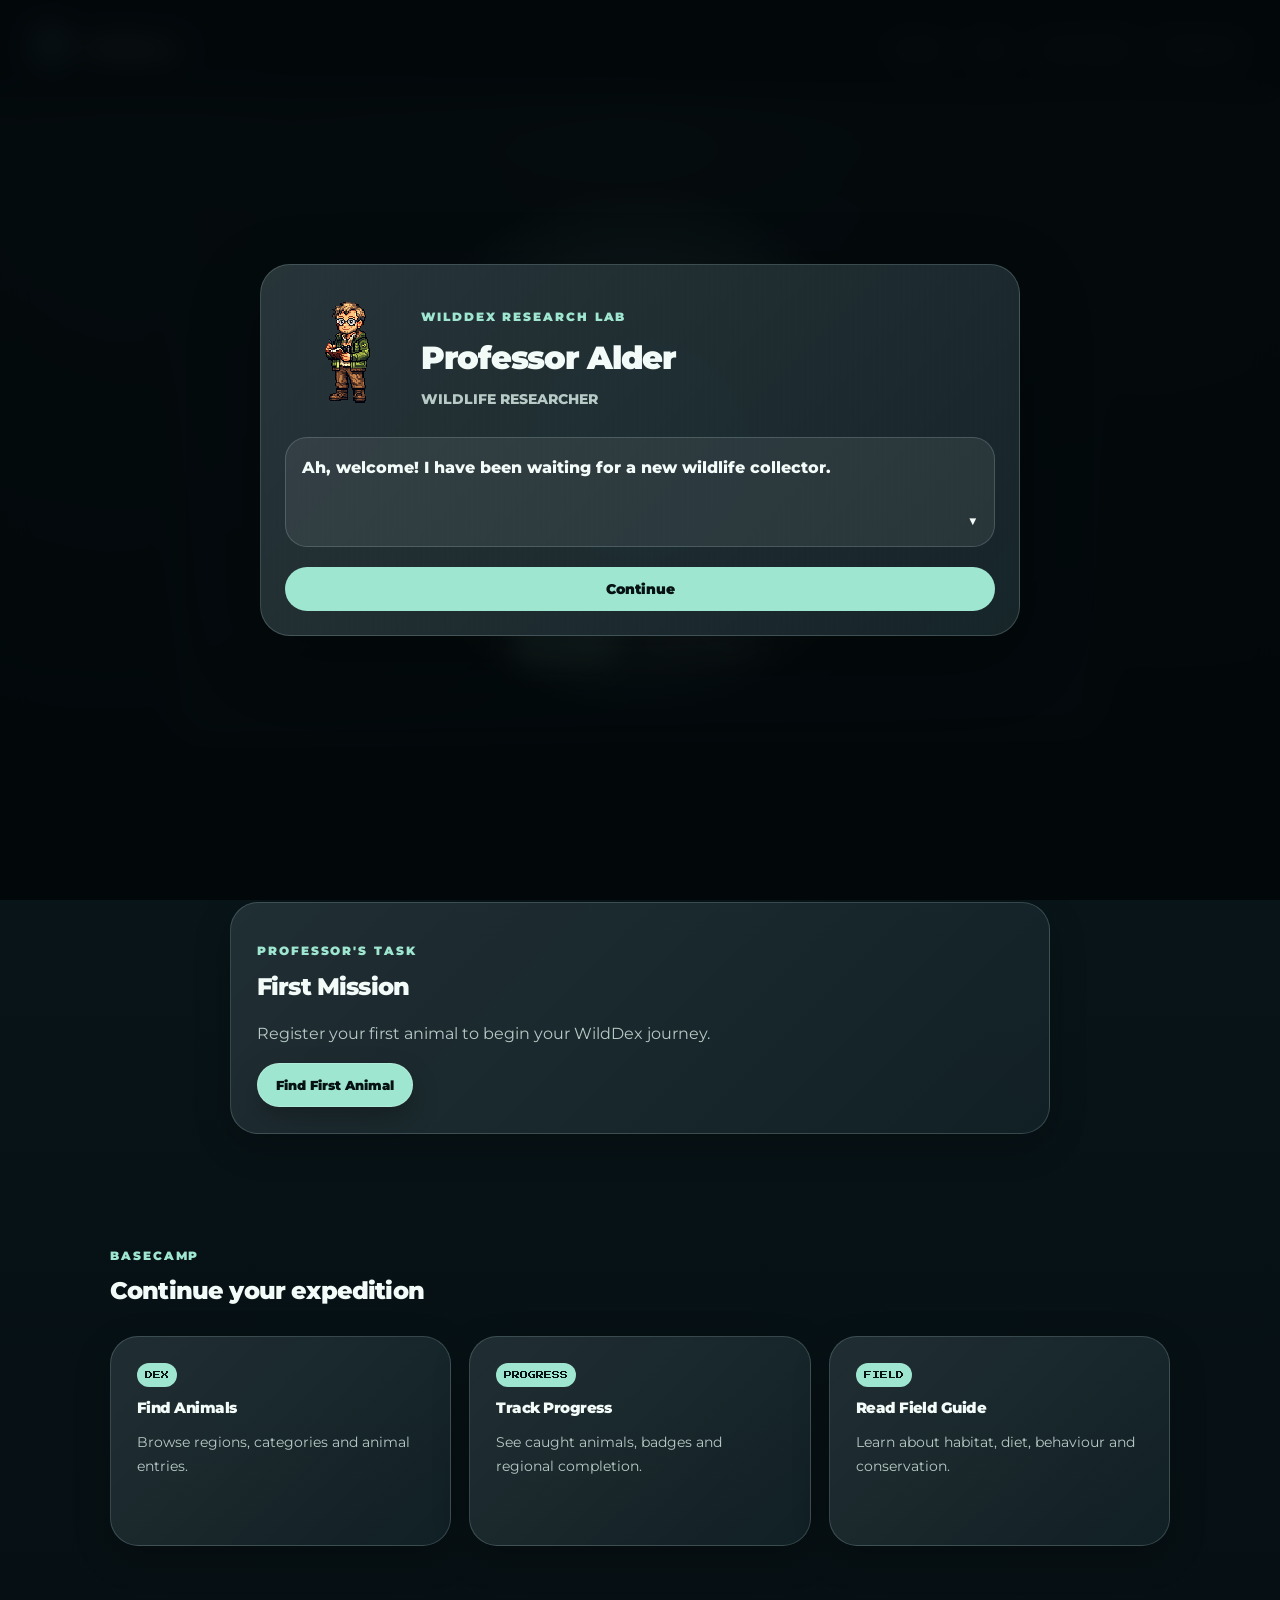
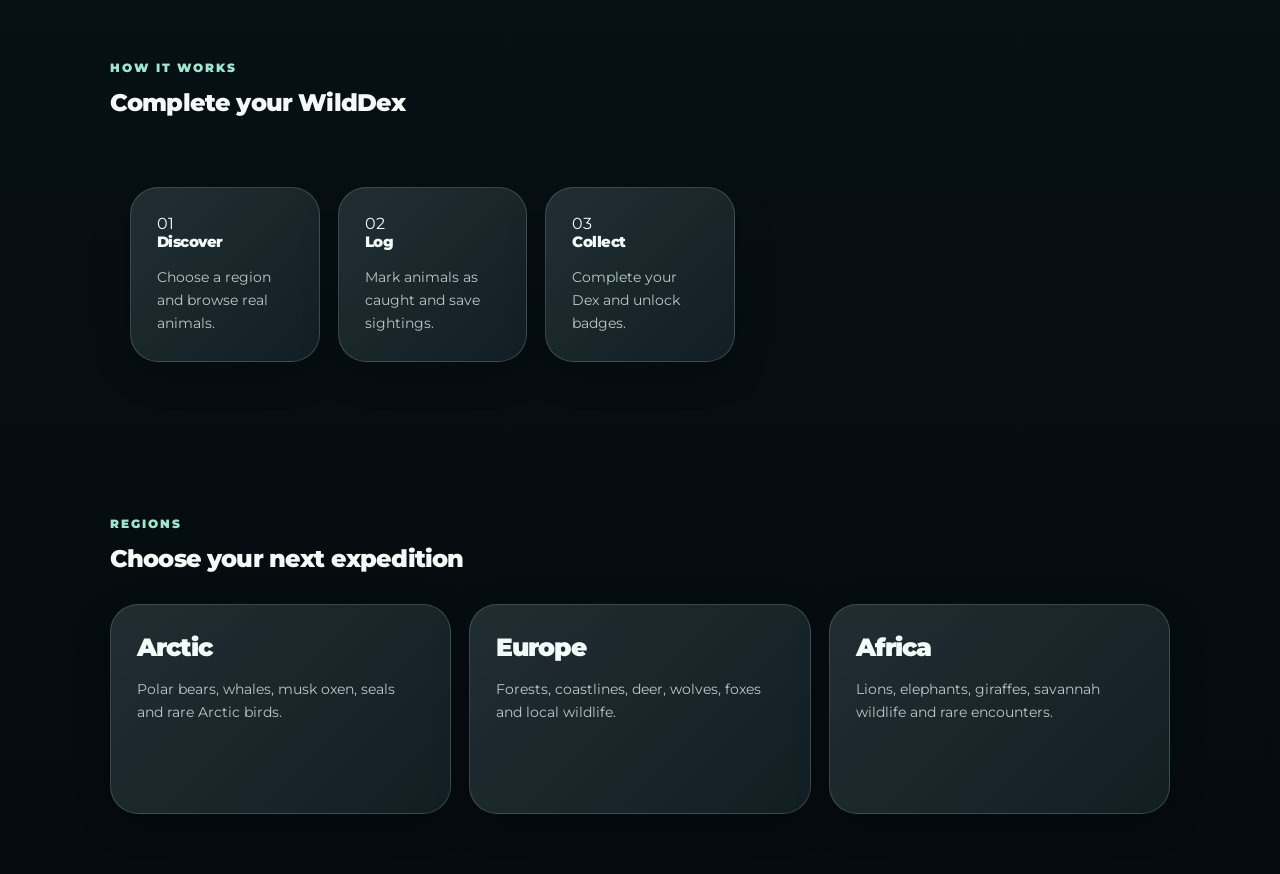
<file: index.html>
<!DOCTYPE html>
<html>
<head>
<meta charset="UTF-8">
<meta name="viewport" content="width=device-width, initial-scale=1.0">
<title>WildDex</title>
<link rel="stylesheet" href="CSS/style.css">
<link href="https://fonts.googleapis.com/css2?family=Playfair+Display&family=Montserrat&family=Caveat&display=swap" rel="stylesheet">
</head>


<body>
<!-- Professor Intro / First Time Onboarding -->
<div id="professorIntro" class="professor-intro hidden">
  <div class="professor-card pixel-border">

    <div class="professor-top">
      <div class="professor-sprite-frame" aria-hidden="true">
  <div class="professor-sprite">
    <img 
      id="professorSpriteImg"
      src="Images/Images/Aldor/Aldoridle.png" 
      alt="Professor Alder"
    >
  </div>
</div>
      <div class="professor-title-box">
        <p class="eyebrow">WildDex Research Lab</p>
        <h1>Professor Alder</h1>
        <p class="professor-subtitle">Wildlife Researcher</p>
      </div>
    </div>

    <div class="professor-dialogue">
      <p id="professorText">
        Ah, welcome! I have been waiting for a new wildlife collector.
      </p>

      <span class="dialogue-cursor">▼</span>
    </div>

    <div id="introStepOne" class="intro-step">
      <button id="introNextBtn" class="pixel-button">
        Continue
      </button>
    </div>

    <div id="introStepTwo" class="intro-step hidden">
      <label for="collectorNameInput">
        But first, every great collector needs a name. What should I call you?
      </label>

      <input 
        type="text" 
        id="collectorNameInput" 
        class="collector-input" 
        placeholder="Enter your collector name..."
        maxlength="20"
      >

      <button id="saveNameBtn" class="pixel-button">
        Continue
      </button>
    </div>

    <div id="introStepThree" class="intro-step hidden">
      <p>
        Excellent. Now choose where your first expedition begins.
      </p>

      <div class="region-choice-grid">
        <button class="region-choice pixel-button" data-region="Arctic">
          Arctic
        </button>

        <button class="region-choice pixel-button" data-region="Europe">
          Europe
        </button>

        <button class="region-choice pixel-button" data-region="Africa">
          Africa
        </button>
      </div>
    </div>

    <div id="introStepFour" class="intro-step hidden">
      <p id="finalIntroText">
        Your WildDex has been created. Step outside, stay curious, and begin your first discovery.
      </p>

      <button id="startExpeditionBtn" class="pixel-button start-button">
        Start Expedition
      </button>
    </div>

  </div>
</div>

<header class="header">

  <div class="logo-section">
    <img class="logo" src="Images/Logot.png" alt="WILDEX logo">
    <span class="title">WildDex</span>
  </div>

 <nav class="navigation">
    <a href="index.html">Home</a>
    <a href="dexsiden.html">Dex</a>
    <a href="learnmore.html">Learn More</a>
    <a href="Progress.html">Progress</a>
  </nav>

</header>
<main>

  <section class="home-hero">
    <div class="hero-content">
      <p class="eyebrow">Explore • Log • Collect</p>
      <p id="homeCollectorGreeting" class="collector-greeting"></p>
      <h1>Turn wildlife into an adventure</h1>
      <p class="subtitle">
        Discover real animals, log your sightings, unlock badges and build your own WildDex.
      </p>

      <div class="hero-buttons">
        <a href="dexsiden.html" class="main-btn">Open Dex</a>
        <a href="Progress.html" class="secondary-btn">View Progress</a>
      </div>
    </div>
  </section>

<section id="firstMissionCard" class="first-mission-section container">
  <div class="first-mission-card">
    <p class="eyebrow">Professor's Task</p>
    <h2>First Mission</h2>
    <p id="firstMissionText">
      Register your first animal to begin your WildDex journey.
    </p>

    <a href="dexsiden.html" class="main-btn" id="firstMissionBtn">
      Find First Animal
    </a>
  </div>
</section>

  <section class="quick-start-section container">
    <p class="eyebrow">Basecamp</p>
    <h2>Continue your expedition</h2>

    <div class="quick-start-grid">

      <a href="dexsiden.html" class="quick-start-card">
        <span>DEX</span>
        <h3>Find Animals</h3>
        <p>Browse regions, categories and animal entries.</p>
      </a>

      <a href="Progress.html" class="quick-start-card">
        <span>PROGRESS</span>
        <h3>Track Progress</h3>
        <p>See caught animals, badges and regional completion.</p>
      </a>

      <a href="learnmore.html" class="quick-start-card">
        <span>FIELD</span>
        <h3>Read Field Guide</h3>
        <p>Learn about habitat, diet, behaviour and conservation.</p>
      </a>

    </div>
  </section>

  <section class="how-it-works-section container">
    <p class="eyebrow">How it works</p>
    <h2>Complete your WildDex</h2>

    <div class="how-grid">

      <div class="how-card">
        <span>01</span>
        <h3>Discover</h3>
        <p>Choose a region and browse real animals.</p>
      </div>

      <div class="how-card">
        <span>02</span>
        <h3>Log</h3>
        <p>Mark animals as caught and save sightings.</p>
      </div>

      <div class="how-card">
        <span>03</span>
        <h3>Collect</h3>
        <p>Complete your Dex and unlock badges.</p>
      </div>

    </div>
  </section>

  <section id="regions" class="regions-section container">
    <p class="eyebrow">Regions</p>
    <h2>Choose your next expedition</h2>

    <div class="region-grid">

      <a href="dexsiden.html" class="home-region-card" onclick="setTheme('arctic')">
        <span>Arctic</span>
        <p>Polar bears, whales, musk oxen, seals and rare Arctic birds.</p>
      </a>

      <a href="dexsiden.html" class="home-region-card" onclick="setTheme('europe')">
        <span>Europe</span>
        <p>Forests, coastlines, deer, wolves, foxes and local wildlife.</p>
      </a>

      <a href="dexsiden.html" class="home-region-card" onclick="setTheme('africa')">
        <span>Africa</span>
        <p>Lions, elephants, giraffes, savannah wildlife and rare encounters.</p>
      </a>

    </div>
  </section>

</main>
	
<script src="JS/function.js"></script>
</body>
</html>
</file>
<file: CSS/style.css>
@charset "UTF-8";

@import url("https://fonts.googleapis.com/css2?family=Montserrat:wght@400;500;600;700;800;900&family=Press+Start+2P&display=swap");

/* =========================================================
   WILDEX — Expedition Console Design
   Cleaned replacement for style.css
   - One design system
   - No duplicate theme blocks
   - Theme-aware variables for Arctic / Europe / Africa
   - Keeps your existing class names so HTML/JS should still work
========================================================= */

/* =========================
   DESIGN TOKENS
========================= */

:root {
  --font-ui: "Montserrat", Arial, sans-serif;
  --font-pixel: "Press Start 2P", monospace;

  --bg-0: #04080d;
  --bg-1: #071421;
  --bg-2: #0d2231;

  --panel: rgba(9, 22, 34, 0.86);
  --panel-strong: rgba(5, 14, 23, 0.95);
  --panel-soft: rgba(255, 255, 255, 0.065);

  --text: #f4fbff;
  --text-muted: #b8ced8;
  --text-dim: #7f9aa7;
  --ink: #061019;

  --accent: #7defff;
  --accent-2: #9bbc0f;
  --accent-soft: rgba(125, 239, 255, 0.16);

  --success: #6ee787;
  --warning: #ffd36e;
  --danger: #ff6b6b;

  --border: rgba(177, 241, 255, 0.22);
  --border-strong: #071821;

  --radius-sm: 12px;
  --radius-md: 18px;
  --radius-lg: 28px;

  --shadow-soft: 0 18px 50px rgba(0, 0, 0, 0.34);
  --shadow-card: 0 14px 34px rgba(0, 0, 0, 0.28);
  --pixel-shadow: 6px 6px 0 var(--border-strong);

  --container: 1100px;
  --ease: 180ms ease;
}

/* Theme variables controlled by body class */
body,
body.theme-default {
  --theme-bg-a: #123342;
  --theme-bg-b: #071821;
  --theme-bg-c: #02080e;
  --theme-accent: #7defff;
  --theme-accent-2: #9bbc0f;
  --theme-card: rgba(7, 24, 33, 0.88);
  --theme-screen: #c4d38a;
  --theme-ink: #071821;
}

body.theme-arctic {
  --theme-bg-a: #21495c;
  --theme-bg-b: #0b2633;
  --theme-bg-c: #031018;
  --theme-accent: #bdf7ff;
  --theme-accent-2: #5ccde6;
  --theme-card: rgba(3, 16, 24, 0.9);
  --theme-screen: #d8fbff;
  --theme-ink: #031018;
}

body.theme-europe {
  --theme-bg-a: #315d39;
  --theme-bg-b: #102b17;
  --theme-bg-c: #061407;
  --theme-accent: #dfffcb;
  --theme-accent-2: #7fb85b;
  --theme-card: rgba(6, 20, 7, 0.9);
  --theme-screen: #e8ffd5;
  --theme-ink: #061407;
}

body.theme-africa {
  --theme-bg-a: #8f4d1f;
  --theme-bg-b: #351405;
  --theme-bg-c: #130702;
  --theme-accent: #ffd27a;
  --theme-accent-2: #d9822b;
  --theme-card: rgba(22, 7, 2, 0.9);
  --theme-screen: #ffe6ad;
  --theme-ink: #160702;
}

/* =========================
   BASE
========================= */

* {
  box-sizing: border-box;
}

html {
  scroll-behavior: smooth;
}

body {
  min-height: 100vh;
  margin: 0;
  color: var(--text);
  font-family: var(--font-ui);
  text-align: center;
  background:
    radial-gradient(circle at 18% 0%, color-mix(in srgb, var(--theme-accent) 22%, transparent), transparent 26%),
    radial-gradient(circle at 86% 12%, color-mix(in srgb, var(--theme-accent-2) 20%, transparent), transparent 28%),
    linear-gradient(180deg, var(--theme-bg-a) 0%, var(--theme-bg-b) 42%, var(--theme-bg-c) 100%);
  overflow-x: hidden;
}

body::before {
  content: "";
  position: fixed;
  inset: 0;
  z-index: -1;
  pointer-events: none;
  opacity: 0.2;
  background:
    repeating-linear-gradient(
      0deg,
      rgba(255, 255, 255, 0.18) 0,
      rgba(255, 255, 255, 0.18) 1px,
      transparent 1px,
      transparent 5px
    );
}

body::after {
  content: "";
  position: fixed;
  inset: auto 0 0 0;
  z-index: -1;
  height: 38vh;
  pointer-events: none;
  background: linear-gradient(to top, rgba(0, 0, 0, 0.48), transparent);
}

body.modal-open {
  overflow: hidden;
}

img {
  max-width: 100%;
}

h1,
h2,
h3 {
  margin-top: 0;
  color: var(--theme-accent);
  line-height: 1.18;
}

h1,
.title,
.region-label,
.home-region-card span {
  font-family: var(--font-pixel);
  letter-spacing: 0.02em;
  text-shadow: 3px 3px 0 rgba(0, 0, 0, 0.65);
}

h2,
h3 {
  font-weight: 900;
}

p {
  color: var(--text-muted);
  line-height: 1.65;
}

a {
  color: inherit;
}

.container {
  width: min(var(--container), calc(100% - 40px));
  margin-inline: auto;
}

.section-text,
.subtitle {
  max-width: 760px;
  margin-inline: auto;
  color: var(--text-muted);
}

.eyebrow,
.dex-eyebrow,
.dashboard-label {
  display: block;
  margin-bottom: 12px;
  color: var(--theme-accent);
  font-family: var(--font-pixel);
  font-size: 10px;
  line-height: 1.6;
  text-transform: uppercase;
  letter-spacing: 0.08em;
}

/* =========================
   SHARED UI
========================= */

button,
.main-btn,
.secondary-btn,
.learn-more-btn,
.pixel-button {
  display: inline-flex;
  align-items: center;
  justify-content: center;
  min-height: 42px;
  padding: 10px 16px;
  color: var(--theme-ink);
  background: var(--theme-accent);
  border: 3px solid var(--border-strong);
  border-radius: 0;
  box-shadow: 4px 4px 0 var(--border-strong);
  cursor: pointer;
  font-family: var(--font-ui);
  font-size: 13px;
  font-weight: 900;
  text-decoration: none;
  text-transform: uppercase;
  transition: transform var(--ease), box-shadow var(--ease), background var(--ease), border-color var(--ease);
}

button:hover,
.main-btn:hover,
.secondary-btn:hover,
.learn-more-btn:hover,
.pixel-button:hover {
  background: var(--theme-accent-2);
  transform: translate(2px, 2px);
  box-shadow: 2px 2px 0 var(--border-strong);
}

.secondary-btn {
  color: var(--theme-accent);
  background: transparent;
}

input {
  min-height: 46px;
  padding: 12px 14px;
  color: var(--theme-ink);
  background: var(--theme-screen);
  border: 3px solid var(--border-strong);
  border-radius: 0;
  box-shadow: 3px 3px 0 var(--border-strong);
  font-family: var(--font-ui);
  font-weight: 700;
  outline: none;
}

input::placeholder {
  color: color-mix(in srgb, var(--theme-ink) 62%, transparent);
}

input:focus {
  box-shadow: 3px 3px 0 var(--border-strong), 0 0 0 4px color-mix(in srgb, var(--theme-accent) 32%, transparent);
}

.hero-content,
.home-region-card,
.feature-card,
.dex-hero,
.progress-hero,
.learn-hero,
.region,
.tracker-wrapper,
.region-progress-card,
.recent-discoveries-section,
.animal,
.animal-modal-card,
.map-section,
.learn-region-panel,
.progress-main-card,
.rare-progress-box,
.badge-card,
.regional-pokedex-group,
.pokedex-card,
.field-guide-card,
.mereviden,
.pinned-sightings-panel,
.pinned-sighting-card,
.save-file-card,
.quick-start-card,
.first-mission-card,
.how-card {
  background:
    linear-gradient(135deg, color-mix(in srgb, var(--theme-screen) 12%, transparent), transparent 42%),
    var(--theme-card);
  border: 4px solid var(--border-strong);
  border-radius: 0;
  box-shadow: var(--pixel-shadow);
}

.home-region-card:hover,
.feature-card:hover,
.region:hover,
.pokedex-card:hover,
.field-guide-card:hover,
.animal:hover,
.quick-start-card:hover,
.how-card:hover {
  transform: translate(2px, 2px);
  box-shadow: 3px 3px 0 var(--border-strong);
  border-color: var(--theme-accent);
}

/* =========================
   HEADER
========================= */

.header {
  position: sticky;
  top: 0;
  z-index: 1000;
  display: flex;
  align-items: center;
  justify-content: space-between;
  gap: 18px;
  padding: 12px 22px;
  background: color-mix(in srgb, var(--theme-ink) 94%, black);
  border-bottom: 4px solid var(--theme-accent);
  box-shadow: 0 6px 0 rgba(0, 0, 0, 0.75);
}

.logo-section {
  display: flex;
  align-items: center;
  gap: 12px;
}

.logo {
  width: 54px;
  image-rendering: pixelated;
}

.title {
  color: var(--theme-accent);
  font-size: 18px;
}

.navigation {
  display: flex;
  align-items: center;
  gap: 8px;
  flex-wrap: wrap;
}

.navigation a {
  padding: 9px 10px;
  color: var(--theme-accent);
  border: 2px solid transparent;
  font-weight: 900;
  text-decoration: none;
  text-transform: uppercase;
}

.navigation a:hover {
  color: var(--theme-ink);
  background: var(--theme-accent);
  border-color: var(--border-strong);
}

/* =========================
   HOME
========================= */

.home-hero {
  min-height: 76vh;
  display: grid;
  place-items: center;
  padding: 90px 20px;
  background:
    radial-gradient(circle at top, color-mix(in srgb, var(--theme-accent) 20%, transparent), transparent 36%),
    linear-gradient(to bottom, transparent, rgba(0, 0, 0, 0.32));
}

.hero-content {
  width: min(880px, 100%);
  padding: clamp(30px, 6vw, 56px);
}

.home-hero h1 {
  margin-bottom: 22px;
  font-size: clamp(34px, 6vw, 74px);
}

.hero {
  padding: 80px 20px 58px;
}

.hero h1 {
  font-size: clamp(36px, 5vw, 56px);
}

.subtitle {
  margin-bottom: 30px;
  font-size: clamp(17px, 2vw, 22px);
}

.hero-buttons {
  display: flex;
  justify-content: center;
  gap: 14px;
  flex-wrap: wrap;
}

.intro-section,
.quick-start-section,
.how-it-works-section,
.first-mission-section {
  padding: 70px 20px 30px;
}

.intro-section {
  max-width: 820px;
}

.intro-section p {
  font-size: 18px;
}

.regions-section {
  padding: 60px 20px;
}

.region-grid,
.quick-start-grid {
  display: grid;
  grid-template-columns: repeat(3, 1fr);
  gap: 22px;
  margin-top: 30px;
}

.home-region-card,
.quick-start-card {
  min-height: 210px;
  padding: 24px;
  color: var(--text);
  text-align: left;
  text-decoration: none;
  transition: transform var(--ease), box-shadow var(--ease), border-color var(--ease);
}

.home-region-card span {
  display: block;
  margin-bottom: 14px;
  color: var(--theme-accent);
  font-size: 26px;
  line-height: 1.35;
}

.home-region-card p,
.quick-start-card p,
.feature-card p,
.how-card p {
  margin-bottom: 0;
  color: var(--theme-screen);
  font-size: 14px;
}

.quick-start-card span,
.dex-number {
  display: inline-block;
  margin-bottom: 12px;
  padding: 6px 8px;
  color: var(--theme-ink);
  background: var(--theme-accent);
  border: 2px solid var(--border-strong);
  box-shadow: 2px 2px 0 var(--border-strong);
  font-family: var(--font-pixel);
  font-size: 8px;
  line-height: 1.5;
  text-transform: uppercase;
}

.quick-start-card h3,
.how-card h3 {
  font-size: 15px;
}

.feature-section,
.how-grid {
  width: min(var(--container), calc(100% - 40px));
  margin: 0 auto;
  display: grid;
  grid-template-columns: repeat(3, 1fr);
  gap: 22px;
  padding: 50px 0;
}

.how-grid {
  grid-template-columns: repeat(5, 1fr);
}

.feature-card,
.how-card {
  padding: 24px;
  text-align: left;
}

.first-mission-card {
  max-width: 820px;
  margin: 0 auto;
  padding: 24px;
  text-align: left;
}

/* Legacy region link support */
.regions,
.region-card {
  display: inline-block;
  margin-top: 20px;
  padding: 18px 28px;
  color: var(--theme-accent);
  background: var(--theme-card);
  border: 3px solid var(--theme-accent);
  font-weight: 900;
  text-decoration: none;
}

/* =========================
   PAGE SHELLS / HEROES
========================= */

.dex-page,
.progress-page,
.learn-more-page {
  width: min(1200px, calc(100% - 32px));
  margin: 0 auto;
  padding: 32px 0 80px;
}

.dex-hero,
.progress-hero,
.learn-hero {
  max-width: 980px;
  margin: 30px auto 26px;
  padding: 42px 28px;
}

.dex-hero h1,
.progress-hero h1,
.learn-hero h1 {
  max-width: 820px;
  margin-inline: auto;
  font-size: clamp(30px, 5vw, 54px);
}

.dex-hero p,
.progress-hero p,
.learn-hero p {
  max-width: 700px;
  margin: 0 auto;
  color: var(--theme-screen);
  font-size: 17px;
}

/* =========================
   DEX DASHBOARD / TOOLS
========================= */

.dex-dashboard,
.progress-dashboard {
  max-width: 980px;
  margin: 0 auto 34px;
  display: grid;
  grid-template-columns: 1.3fr 1fr;
  gap: 18px;
}

.progress-dashboard {
  grid-template-columns: 1.2fr 0.8fr;
}

.dex-tools {
  max-width: 980px;
  margin: 0 auto 24px;
  display: grid;
  grid-template-columns: 1fr auto;
  gap: 14px;
  align-items: center;
}

.dex-search-box input,
.learn-controls input,
.sighting-form input,
.collector-input {
  width: 100%;
}

.dex-filter-buttons {
  display: flex;
  gap: 8px;
  flex-wrap: wrap;
}

.dex-filter-buttons button,
.map-region-tabs button,
.close-map-btn {
  color: var(--theme-accent);
  background: var(--theme-ink);
}

.dex-filter-buttons button.active,
.map-region-tabs button.active {
  color: var(--theme-ink);
  background: var(--theme-accent);
}

.empty-category-message {
  padding: 18px;
  color: var(--text-muted);
  font-weight: 800;
}

/* =========================
   TRACKER / PROGRESS
========================= */

.tracker-wrapper,
.progress-main-card,
.rare-progress-box {
  padding: 22px;
  text-align: left;
}

#tracker {
  margin-bottom: 14px;
  color: var(--text);
  font-size: 18px;
  font-weight: 900;
}

.progress-bar,
.regional-progress-bar,
.mini-progress {
  width: 100%;
  height: 18px;
  overflow: hidden;
  background: var(--theme-ink);
  border: 3px solid var(--border-strong);
  border-radius: 0;
}

#progress-fill,
.regional-progress-bar div,
.mini-progress div {
  height: 100%;
  background:
    repeating-linear-gradient(
      90deg,
      var(--theme-accent) 0,
      var(--theme-accent) 8px,
      var(--theme-accent-2) 8px,
      var(--theme-accent-2) 16px
    );
  transition: width 260ms ease;
}

.region-progress {
  display: grid;
  gap: 10px;
}

.region-progress-card {
  display: flex;
  align-items: center;
  justify-content: space-between;
  gap: 14px;
  padding: 14px 16px;
  text-align: left;
}

.region-progress-card strong {
  color: var(--text);
}

.region-progress-card span {
  color: var(--theme-screen);
  font-size: 13px;
}

.mini-progress {
  width: 130px;
  height: 12px;
  flex-shrink: 0;
}

/* =========================
   REGIONS / CATEGORIES / ANIMALS
========================= */

#greenland-title {
  color: var(--theme-accent);
}

.region {
  max-width: 980px;
  margin: 22px auto;
  padding: 18px;
  overflow: hidden;
}

.region-title {
  width: 100%;
  display: grid;
  grid-template-columns: 130px 1fr auto;
  align-items: center;
  gap: 20px;
  margin: 0;
  padding: 12px;
  color: var(--theme-accent);
  cursor: pointer;
  text-align: left;
  transition: color var(--ease);
}

.region-title:hover {
  color: var(--theme-screen);
}

.region-title::after {
  content: "PRESS TO START";
  justify-self: end;
  padding: 9px 12px;
  color: var(--theme-ink);
  background: var(--theme-accent);
  border: 3px solid var(--border-strong);
  box-shadow: 3px 3px 0 var(--border-strong);
  font-family: var(--font-ui);
  font-size: 12px;
  font-weight: 900;
}

.region-label {
  font-size: clamp(24px, 4vw, 42px);
}

.globe {
  width: 130px;
  height: 130px;
  object-fit: contain;
  padding: 8px;
  background:
    repeating-linear-gradient(
      45deg,
      color-mix(in srgb, var(--theme-accent) 10%, transparent) 0,
      color-mix(in srgb, var(--theme-accent) 10%, transparent) 4px,
      color-mix(in srgb, var(--theme-ink) 20%, transparent) 4px,
      color-mix(in srgb, var(--theme-ink) 20%, transparent) 8px
    ),
    var(--theme-bg-b);
  border: 3px solid var(--border-strong);
  image-rendering: pixelated;
}

.region-content {
  margin-top: 18px;
  padding-top: 18px;
  border-top: 2px solid color-mix(in srgb, var(--theme-accent) 26%, transparent);
}

.category {
  margin: 12px 0;
}

.category-title,
.learn-region-toggle {
  width: 100%;
  min-height: 48px;
  margin: 0 auto 10px;
  padding: 14px 18px;
  color: var(--theme-accent);
  background: color-mix(in srgb, var(--theme-bg-b) 72%, black);
  border: 3px solid var(--border-strong);
  box-shadow: 3px 3px 0 var(--border-strong);
  cursor: pointer;
  font-family: var(--font-ui);
  font-size: 16px;
  font-weight: 900;
  text-align: left;
}

.category-title::after {
  content: " +";
  color: var(--theme-accent);
}

.animals {
  display: none;
  flex-direction: column;
  gap: 18px;
  width: 100%;
  margin: 12px auto 28px;
  padding: 16px;
  background: rgba(0, 0, 0, 0.22);
  border: 3px solid var(--border-strong);
}

.animal {
  position: relative;
  display: grid;
  grid-template-columns: 110px 1fr;
  gap: 16px;
  padding: 16px;
  text-align: left;
  transition: transform var(--ease), box-shadow var(--ease), border-color var(--ease);
}

.animal img,
.recent-discovery-card img,
.pinned-sighting-card img,
.pokedex-image-frame img,
.field-guide-image-frame img,
.animal-entry-image-frame img {
  object-fit: contain;
  image-rendering: pixelated;
  image-rendering: crisp-edges;
}

.animal img {
  width: 110px;
  height: 110px;
  padding: 8px;
  background: var(--theme-bg-b);
  border: 3px solid var(--border-strong);
}

.animal-info h3 {
  margin-bottom: 8px;
  color: var(--text);
  font-size: 19px;
}

.animal-info p {
  margin: 0 0 8px;
  color: var(--theme-screen);
  font-size: 14px;
}

.animal-meta {
  color: var(--text-dim);
  font-size: 12px;
  font-weight: 900;
  text-transform: uppercase;
}

.animal-actions,
.animal-entry-actions,
.save-file-actions {
  display: flex;
  gap: 10px;
  flex-wrap: wrap;
}

.animal-actions,
.sighting-form,
.sightings-list {
  grid-column: 1 / -1;
}

.animal.seen {
  border-color: var(--success);
}

.animal.seen::after {
  content: "CAUGHT";
  position: absolute;
  top: 12px;
  right: 12px;
  padding: 5px 8px;
  color: var(--theme-ink);
  background: var(--success);
  border: 2px solid var(--border-strong);
  font-size: 11px;
  font-weight: 900;
}

.animal.seen button {
  background: var(--success);
}

.sighting-form {
  display: grid;
  grid-template-columns: 1fr 150px 120px auto;
  gap: 8px;
}

.sightings-list {
  color: var(--text-muted);
  font-size: 13px;
}

.sightings-list strong {
  color: var(--text);
}

.sightings-list p {
  margin: 4px 0 0;
}

/* =========================
   RARITY
========================= */

.rare-animal,
.rare-pokedex-card,
.rare-field-guide-card,
.rare-progress-box {
  border-color: var(--warning);
  background:
    radial-gradient(circle at top left, rgba(255, 211, 110, 0.22), transparent 36%),
    var(--theme-card);
}

.rarity-badge,
.pokedex-rare-badge,
.field-rare-badge,
.entry-rare-badge,
.recent-rare-chip,
.pinned-rare-chip {
  display: inline-block;
  padding: 6px 9px;
  color: #1f1805 !important;
  background:
    repeating-linear-gradient(
      45deg,
      #ffe89a 0,
      #ffe89a 6px,
      #e8c25c 6px,
      #e8c25c 12px
    );
  border: 3px solid var(--border-strong);
  box-shadow: 3px 3px 0 var(--border-strong);
  font-size: 10px;
  font-weight: 900;
  text-transform: uppercase;
}

.rarity-badge {
  position: absolute;
  top: 12px;
  left: 12px;
  z-index: 2;
}

.pokedex-rare-badge {
  position: absolute;
  top: 10px;
  left: 10px;
  z-index: 3;
}

.field-rare-badge {
  position: absolute;
  top: 16px;
  right: 16px;
  z-index: 3;
}

.entry-rare-badge {
  position: absolute;
  top: -8px;
  left: 0;
  z-index: 2;
}

@keyframes rareCardShine {
  0%, 45% { left: -90%; }
  100% { left: 135%; }
}

@keyframes rarePulse {
  0%, 100% { filter: drop-shadow(0 0 8px rgba(255, 211, 110, 0.28)); }
  50% { filter: drop-shadow(0 0 18px rgba(255, 211, 110, 0.62)); }
}

.rare-pokedex-card::before,
.rare-field-guide-card::before,
.rare-entry::before {
  content: "";
  position: absolute;
  top: -70%;
  left: -90%;
  width: 55%;
  height: 240%;
  background: linear-gradient(90deg, transparent, rgba(255,255,255,0.22), transparent);
  transform: rotate(25deg);
  animation: rareCardShine 5s ease-in-out infinite;
  pointer-events: none;
  z-index: 1;
}

.rare-pokedex-card.seen img {
  animation: rarePulse 3s ease-in-out infinite;
}

/* =========================
   RECENT DISCOVERIES / PINS
========================= */

.recent-discoveries-section,
.pinned-sightings-panel {
  max-width: 980px;
  margin: 0 auto 26px;
  padding: 20px;
  text-align: left;
}

.recent-discoveries,
.pinned-sightings-list {
  display: grid;
  gap: 10px;
}

.recent-discovery-card,
.pinned-sighting-card {
  display: grid;
  grid-template-columns: 56px 1fr auto;
  gap: 12px;
  align-items: center;
  padding: 12px;
  background: color-mix(in srgb, var(--theme-ink) 82%, transparent);
  border: 3px solid var(--border-strong);
  box-shadow: 3px 3px 0 var(--border-strong);
}

.recent-discovery-card img,
.pinned-sighting-card img {
  width: 56px;
  height: 56px;
  padding: 5px;
  background: var(--theme-bg-b);
  border: 2px solid var(--border-strong);
}

.recent-discovery-card strong,
.pinned-sighting-info strong {
  display: block;
  color: var(--text);
}

.recent-discovery-card span,
.pinned-sighting-info span {
  color: var(--theme-screen);
  font-size: 13px;
}

.pinned-sighting-actions {
  display: flex;
  align-items: center;
  gap: 8px;
}

/* =========================
   MODAL
========================= */

.animal-modal-hidden {
  display: none;
}

#animal-modal {
  position: fixed;
  inset: 0;
  z-index: 3000;
}

.animal-modal-backdrop {
  position: absolute;
  inset: 0;
  background:
    repeating-linear-gradient(
      0deg,
      color-mix(in srgb, var(--theme-ink) 96%, black) 0,
      color-mix(in srgb, var(--theme-ink) 96%, black) 5px,
      color-mix(in srgb, var(--theme-bg-b) 96%, black) 5px,
      color-mix(in srgb, var(--theme-bg-b) 96%, black) 10px
    );
}

.animal-modal-card {
  position: relative;
  width: min(920px, 92vw);
  max-height: 86vh;
  margin: 7vh auto 0;
  padding: 24px;
  overflow-y: auto;
  text-align: left;
}

.animal-modal-close {
  position: absolute;
  top: 16px;
  right: 16px;
  z-index: 5;
}

.animal-entry {
  position: relative;
  display: grid;
  grid-template-columns: 260px 1fr;
  gap: 28px;
  align-items: center;
}

.animal-entry-image-frame,
.field-guide-image-frame,
.pokedex-image-frame {
  display: grid;
  place-items: center;
  background: var(--theme-bg-b);
  border: 3px solid var(--border-strong);
}

.animal-entry-image-frame {
  min-height: 260px;
}

.animal-entry-image-frame img {
  width: 82%;
  max-height: 220px;
}

.animal-entry-info h2 {
  margin: 4px 0 12px;
  font-size: clamp(30px, 5vw, 50px);
}

.animal-entry-description {
  color: var(--theme-screen);
  font-size: 16px;
}

.animal-entry-stats {
  display: grid;
  grid-template-columns: repeat(3, 1fr);
  gap: 11px;
  margin: 18px 0;
}

.animal-entry-stats div,
.latest-sighting-box,
.field-info-box,
.field-fun-fact,
.field-conservation {
  padding: 14px;
  background: color-mix(in srgb, var(--theme-bg-b) 78%, transparent);
  border: 3px solid var(--border-strong);
}

.animal-entry-stats span,
.latest-sighting-box span,
.field-info-box span,
.field-fun-fact span,
.field-conservation span {
  display: block;
  margin-bottom: 6px;
  color: var(--theme-accent);
  font-family: var(--font-pixel);
  font-size: 8px;
  line-height: 1.5;
  text-transform: uppercase;
}

.latest-sighting-box p,
.field-info-box p,
.field-fun-fact p {
  margin: 0;
  color: var(--theme-screen);
}

/* =========================
   MAP / LOGBOOK
========================= */

.learn-region-panel,
.map-section {
  max-width: 1100px;
  margin: 30px auto;
  padding: 22px;
  color: var(--theme-screen);
}

.map-section-hidden {
  max-height: 0;
  margin-block: 0;
  padding-block: 0;
  border-width: 0;
  opacity: 0;
  overflow: hidden;
  pointer-events: none;
}

.map-header {
  display: flex;
  align-items: center;
  justify-content: space-between;
  gap: 16px;
  margin-bottom: 14px;
  text-align: left;
}

.map-header p {
  margin: 0;
  color: var(--theme-screen);
}

.map-actions,
.map-region-tabs {
  display: flex;
  align-items: center;
  gap: 10px;
  flex-wrap: wrap;
}

#map-selected-animal {
  padding: 10px 12px;
  color: var(--theme-ink);
  background: var(--theme-accent);
  border: 2px solid var(--border-strong);
  font-weight: 900;
}

.wild-map {
  width: 100%;
  height: 420px;
  overflow: hidden;
  border: 4px solid var(--border-strong);
  box-shadow: var(--pixel-shadow);
}

.leaflet-popup-content,
.map-popup strong,
.map-popup span {
  color: var(--ink);
  font-family: var(--font-ui);
}

.map-feedback {
  min-height: 24px;
  margin-top: 12px;
  color: var(--theme-accent);
  font-weight: 900;
  opacity: 0;
  transform: translateY(-4px);
  transition: var(--ease);
}

.map-feedback.show {
  opacity: 1;
  transform: translateY(0);
}

.map-popup {
  display: grid;
  gap: 4px;
  min-width: 160px;
}

/* =========================
   PROGRESS / BADGES / POKEDEX
========================= */

.rare-progress-box h2 {
  color: var(--warning);
}

.rare-progress-box p {
  color: #ffe8a8;
  font-weight: 900;
}

.section-heading {
  max-width: 980px;
  margin: 34px auto 16px;
  text-align: left;
}

.badges-grid {
  max-width: 980px;
  margin: 0 auto;
  display: grid;
  grid-template-columns: repeat(3, 1fr);
  gap: 14px;
}

.badge-card {
  display: grid;
  grid-template-columns: 54px 1fr;
  gap: 14px;
  align-items: center;
  padding: 16px;
  text-align: left;
}

.badge-card.locked {
  opacity: 0.42;
  filter: grayscale(1);
}

.badge-card.unlocked {
  border-color: var(--theme-accent);
}

.badge-icon {
  width: 54px;
  height: 54px;
  display: grid;
  place-items: center;
  color: var(--theme-ink);
  background: var(--theme-accent);
  border: 3px solid var(--border-strong);
  font-size: 26px;
}

.badge-card h3 {
  margin: 0 0 4px;
  color: var(--text);
}

.badge-card p {
  margin: 0 0 6px;
  color: var(--theme-screen);
  font-size: 13px;
}

.badge-card span,
.rare-unlocked-text,
.rare-hidden-text {
  color: var(--theme-accent);
  font-size: 10px;
  font-weight: 900;
  text-transform: uppercase;
}

.regional-pokedex-group {
  max-width: 980px;
  margin: 0 auto 24px;
  padding: 20px;
}

.regional-pokedex-header {
  display: flex;
  justify-content: space-between;
  align-items: center;
  gap: 16px;
  text-align: left;
}

.regional-pokedex-header h2 {
  margin: 0;
  font-size: 22px;
}

.regional-percent {
  min-width: 64px;
  height: 64px;
  display: grid;
  place-items: center;
  color: var(--theme-ink);
  background: var(--theme-accent);
  border: 3px solid var(--border-strong);
  font-weight: 900;
}

.regional-progress-bar {
  height: 14px;
  margin: 16px 0 18px;
}

.pokedex-grid {
  display: grid;
  grid-template-columns: repeat(auto-fill, minmax(145px, 1fr));
  gap: 14px;
}

.pokedex-card {
  position: relative;
  min-height: 190px;
  padding: 14px;
  overflow: hidden;
  transition: transform var(--ease), box-shadow var(--ease), border-color var(--ease);
}

.pokedex-card a {
  display: block;
  color: var(--text);
  text-decoration: none;
}

.pokedex-image-frame {
  width: 100%;
  aspect-ratio: 1 / 1;
  margin-bottom: 10px;
}

.pokedex-image-frame img {
  width: 82%;
  height: 82%;
}

.pokedex-card p {
  margin: 0;
  color: var(--text);
  font-family: var(--font-pixel);
  font-size: 9px;
  line-height: 1.5;
}

.pokedex-card .dex-number {
  font-size: 7px;
}

.pokedex-card.unseen img {
  filter: brightness(0) contrast(2);
  opacity: 0.72;
}

.pokedex-card.unseen p {
  color: var(--text-dim);
}

/* =========================
   LEARN MORE / FIELD GUIDE
========================= */

.learn-more-page {
  text-align: left;
}

.learn-more-page > h1 {
  max-width: 900px;
  margin: 40px auto 20px;
  text-align: center;
}

.learn-controls {
  max-width: 760px;
  margin: 0 auto 30px;
  display: flex;
  justify-content: center;
  gap: 10px;
}

.mereviden {
  max-width: 760px;
  margin: 32px auto;
  padding: 22px;
  cursor: pointer;
  text-align: left;
}

.mereviden h2 {
  display: flex;
  justify-content: space-between;
  align-items: center;
  margin-bottom: 16px;
}

.mereviden h2::after {
  content: "+";
  color: var(--theme-accent);
}

.mereviden p {
  display: none;
  color: var(--theme-screen);
}

.mereviden.open p {
  display: block;
}

.mereviden.open h2::after {
  content: "−";
}

.mereviden.highlighted,
.field-guide-card.highlighted {
  outline: 4px solid var(--theme-accent);
}

.learn-region-group {
  margin-top: 12px;
  overflow: hidden;
  background: rgba(0, 0, 0, 0.18);
  border: 3px solid var(--border-strong);
}

.learn-region-toggle {
  display: flex;
  justify-content: space-between;
  align-items: center;
  margin-bottom: 0;
  border: 0;
  box-shadow: none;
}

.learn-animal-menu {
  display: none;
  grid-template-columns: repeat(auto-fit, minmax(160px, 1fr));
  gap: 10px;
  padding: 14px;
}

.learn-region-group.open .learn-animal-menu {
  display: grid;
}

.learn-animal-link {
  padding: 10px 12px;
  color: var(--theme-screen);
  background: color-mix(in srgb, var(--theme-bg-b) 70%, transparent);
  border: 2px solid var(--border-strong);
  font-weight: 800;
  text-decoration: none;
}

.learn-animal-link:hover {
  color: var(--theme-ink);
  background: var(--theme-accent);
}

#field-guide-container {
  max-width: 980px;
  margin: 0 auto;
  display: grid;
  gap: 24px;
}

.field-guide-card {
  position: relative;
  padding: 24px;
  overflow: hidden;
}

.field-guide-top {
  display: grid;
  grid-template-columns: 190px 1fr;
  gap: 24px;
  align-items: center;
  margin-bottom: 22px;
}

.field-guide-image-frame {
  min-height: 190px;
}

.field-guide-image-frame img {
  width: 82%;
  max-height: 160px;
}

.field-guide-main h2 {
  margin-bottom: 10px;
  font-size: clamp(28px, 4vw, 44px);
}

.field-description {
  margin: 0 0 14px;
  color: var(--theme-screen);
}

.field-tags {
  display: flex;
  gap: 8px;
  flex-wrap: wrap;
}

.field-tags span {
  padding: 7px 10px;
  color: var(--theme-ink);
  background: var(--theme-accent);
  border: 2px solid var(--border-strong);
  font-size: 10px;
  font-weight: 900;
  text-transform: uppercase;
}

.field-guide-grid {
  display: grid;
  grid-template-columns: repeat(2, 1fr);
  gap: 12px;
}

.field-fun-fact,
.field-conservation {
  margin-top: 12px;
}

.field-conservation {
  display: flex;
  justify-content: space-between;
  align-items: center;
  gap: 12px;
}

/* =========================
   SAVE FILE / POPUPS
========================= */

.save-file-card {
  max-width: 980px;
  margin: 42px auto;
  padding: 24px;
  text-align: left;
}

.save-file-stats {
  display: grid;
  grid-template-columns: repeat(4, 1fr);
  gap: 14px;
  margin: 22px 0;
}

.save-file-stats div {
  padding: 14px;
  color: var(--theme-ink);
  background: var(--theme-screen);
  border: 3px solid var(--border-strong);
  box-shadow: 3px 3px 0 var(--border-strong);
}

.save-file-stats span {
  display: block;
  margin-bottom: 8px;
  color: var(--theme-bg-b);
  font-family: var(--font-pixel);
  font-size: 8px;
  text-transform: uppercase;
}

.save-file-stats strong {
  color: var(--theme-ink);
  font-family: var(--font-pixel);
  font-size: 13px;
}

.save-file-feedback {
  min-height: 24px;
  margin-top: 16px;
  color: var(--theme-accent);
  font-weight: 900;
}

.badge-popup,
.new-discovery-popup {
  position: fixed;
  bottom: 24px;
  z-index: 7000;
  width: min(390px, calc(100vw - 32px));
  display: grid;
  gap: 14px;
  align-items: center;
  padding: 18px;
  color: var(--theme-ink);
  background: var(--theme-screen);
  border: 4px solid var(--border-strong);
  box-shadow: var(--pixel-shadow);
  opacity: 0;
  pointer-events: none;
  transform: translateY(24px);
  transition: 0.25s steps(3);
}

.badge-popup {
  right: 24px;
  grid-template-columns: 54px 1fr;
}

.new-discovery-popup {
  left: 24px;
  grid-template-columns: 78px 1fr;
}

.badge-popup.show,
.new-discovery-popup.show {
  opacity: 1;
  transform: translateY(0);
}

.badge-popup-icon,
.new-discovery-image {
  display: grid;
  place-items: center;
  background: var(--theme-accent);
  border: 3px solid var(--border-strong);
  box-shadow: 3px 3px 0 var(--border-strong);
}

.badge-popup-icon {
  width: 54px;
  height: 54px;
  font-size: 28px;
}

.new-discovery-image {
  width: 78px;
  height: 78px;
  background: var(--theme-ink);
}

.new-discovery-image img {
  width: 88%;
  height: 88%;
  object-fit: contain;
  image-rendering: pixelated;
}

.badge-popup span,
.new-discovery-popup span,
.badge-popup strong,
.new-discovery-popup strong {
  display: block;
  color: var(--theme-ink);
}

.badge-popup span,
.new-discovery-popup span {
  margin-bottom: 6px;
  color: var(--theme-bg-b);
  font-family: var(--font-pixel);
  font-size: 9px;
  text-transform: uppercase;
}

.badge-popup strong,
.new-discovery-popup strong {
  margin-bottom: 6px;
  font-family: var(--font-pixel);
  font-size: 10px;
  line-height: 1.5;
}

.badge-popup p,
.new-discovery-popup p {
  margin: 0;
  color: var(--theme-ink);
  font-size: 13px;
  font-weight: 800;
}

/* =========================
   BOOT SCREEN / PROFESSOR INTRO
========================= */

#boot-screen {
  position: fixed;
  inset: 0;
  z-index: 9999;
  display: grid;
  place-items: center;
  color: var(--theme-accent);
  background: var(--theme-ink);
  animation: bootFade 2.4s ease forwards;
}

.boot-box {
  font-family: var(--font-pixel);
  text-align: center;
}

.boot-box h1 {
  font-size: 34px;
}

.boot-box p,
.boot-box span {
  display: block;
  margin-top: 18px;
  font-size: 12px;
}

.boot-box span {
  animation: blinkText 0.8s steps(2, start) infinite;
}

@keyframes bootFade {
  0%, 75% { opacity: 1; visibility: visible; }
  100% { opacity: 0; visibility: hidden; pointer-events: none; }
}

@keyframes blinkText {
  50% { opacity: 0; }
}

.professor-intro {
  position: fixed;
  inset: 0;
  z-index: 9999;
  display: flex;
  align-items: center;
  justify-content: center;
  padding: 1.5rem;
  background: rgba(5, 10, 18, 0.94);
}

.professor-intro.hidden,
.intro-step.hidden {
  display: none;
}

.professor-card {
  width: min(720px, 100%);
  padding: 1.5rem;
  color: #111827;
  background: #f3e7c7;
  border: 5px solid #111827;
  box-shadow: 0 12px 0 #050816;
  animation: introPop 0.25s ease-out;
  text-align: left;
}

.professor-top {
  display: flex;
  gap: 1rem;
  align-items: center;
  margin-bottom: 1rem;
}

.professor-sprite {
  width: 88px;
  height: 88px;
  display: flex;
  align-items: center;
  justify-content: center;
  color: #facc15;
  background: #1f2937;
  border: 4px solid #111827;
  font-size: 3rem;
}

#professorIntro .professor-card h1,
#professorIntro .intro-step p,
#professorIntro .intro-step label {
  color: #111827 !important;
  text-shadow: none !important;
}

#professorIntro .professor-card .eyebrow {
  color: #7c2d12 !important;
}

.professor-dialogue {
  min-height: 95px;
  margin: 1rem 0 1.25rem;
  padding: 1rem;
  color: #f8fafc;
  background: #0f172a;
  border: 5px solid #000;
  font-size: 1rem;
  line-height: 1.6;
}

.intro-step {
  display: flex;
  flex-direction: column;
  gap: 1rem;
}

.region-choice-grid {
  display: grid;
  grid-template-columns: repeat(3, 1fr);
  gap: 1rem;
  margin-top: 0.5rem;
}

.start-button {
  background: #22c55e;
  color: #052e16;
}

.collector-greeting {
  margin: 0 0 18px;
  color: var(--theme-accent);
  font-weight: 900;
  text-transform: uppercase;
}

@keyframes introPop {
  from { transform: scale(0.96); opacity: 0; }
  to { transform: scale(1); opacity: 1; }
}

/* =========================
   RESPONSIVE
========================= */

@media (max-width: 900px) {
  .region-grid,
  .quick-start-grid,
  .feature-section,
  .how-grid,
  .badges-grid {
    grid-template-columns: repeat(2, 1fr);
  }

  .dex-dashboard,
  .progress-dashboard,
  .dex-tools {
    grid-template-columns: 1fr;
  }

  .field-guide-top,
  .animal-entry {
    grid-template-columns: 1fr;
  }

  .animal-entry-image-frame {
    min-height: 210px;
  }
}

@media (max-width: 768px) {
  .header {
    flex-direction: column;
    padding: 12px;
  }

  .navigation {
    justify-content: center;
  }

  .navigation a {
    font-size: 12px;
  }

  .title {
    font-size: 13px;
    text-align: center;
  }

  .home-hero {
    min-height: auto;
    padding: 52px 16px;
  }

  .home-hero h1,
  .dex-hero h1,
  .progress-hero h1,
  .learn-hero h1 {
    font-size: 24px;
    line-height: 1.45;
  }

  h2 {
    font-size: 20px;
  }

  .hero-content,
  .dex-hero,
  .progress-hero,
  .learn-hero {
    padding: 28px 18px;
  }

  .subtitle {
    font-size: 17px;
  }

  .region-title {
    grid-template-columns: 90px 1fr;
    gap: 14px;
  }

  .region-title::after {
    grid-column: 1 / -1;
    justify-self: stretch;
    text-align: center;
  }

  .globe {
    width: 90px;
    height: 90px;
  }

  .region-label {
    font-size: 24px;
  }

  .animals {
    padding: 12px;
  }

  .animal {
    grid-template-columns: 1fr;
    text-align: center;
  }

  .animal img {
    margin-inline: auto;
  }

  .animal-actions {
    justify-content: center;
  }

  .sighting-form {
    grid-template-columns: 1fr;
  }

  .animal-entry-stats,
  .field-guide-grid,
  .save-file-stats {
    grid-template-columns: 1fr;
  }

  .recent-discovery-card,
  .pinned-sighting-card {
    grid-template-columns: 52px 1fr;
  }

  .recent-rare-chip,
  .pinned-sighting-actions {
    grid-column: 1 / -1;
  }

  .map-header,
  .map-actions {
    flex-direction: column;
    align-items: stretch;
    text-align: center;
  }

  .wild-map {
    height: 330px;
  }

  .pokedex-grid {
    grid-template-columns: repeat(2, 1fr);
  }

  .learn-controls {
    flex-direction: column;
  }

  .field-conservation {
    flex-direction: column;
    align-items: flex-start;
  }

  .badge-popup,
  .new-discovery-popup {
    right: 16px;
    left: 16px;
    bottom: 16px;
    width: auto;
    grid-template-columns: 1fr;
    text-align: center;
  }

  .badge-popup-icon,
  .new-discovery-image {
    margin-inline: auto;
  }

  .region-choice-grid {
    grid-template-columns: 1fr;
  }

  .professor-card {
    padding: 1rem;
  }

  .professor-top {
    align-items: flex-start;
  }

  .professor-sprite {
    width: 68px;
    height: 68px;
    font-size: 2.2rem;
  }
}

@media (max-width: 560px) {
  .container,
  .dex-page,
  .progress-page,
  .learn-more-page {
    width: min(100% - 24px, var(--container));
  }

  .region-grid,
  .quick-start-grid,
  .feature-section,
  .how-grid,
  .badges-grid {
    grid-template-columns: 1fr;
  }

  .home-region-card {
    min-height: 160px;
  }

  .pokedex-grid {
    grid-template-columns: 1fr 1fr;
    gap: 10px;
  }

  .pokedex-card {
    min-height: 170px;
    padding: 10px;
  }

  .pokedex-card p {
    font-size: 8px;
  }

  button,
  .main-btn,
  .secondary-btn,
  .learn-more-btn {
    width: 100%;
  }

  .hero-buttons,
  .animal-actions,
  .animal-entry-actions,
  .save-file-actions {
    width: 100%;
  }
}
/* FIX: Clean PRESS TO START button text */
.region-title::after {
  text-shadow: none !important;
  font-family: var(--font-pixel);
  font-size: 9px;
  line-height: 1.6;
  font-weight: 400;
  letter-spacing: 0;
  white-space: nowrap;
}
/* =========================
   HERO SIZE TUNING
   Makes hero text calmer
========================= */

.home-hero h1,
.dex-hero h1,
.progress-hero h1,
.learn-hero h1,
.hero h1 {
  font-size: clamp(24px, 4vw, 46px);
  line-height: 1.35;
  letter-spacing: 0.01em;
}

.dex-hero,
.progress-hero,
.learn-hero {
  padding: 34px 24px;
}

.hero-content {
  padding: clamp(26px, 5vw, 44px);
}

.subtitle,
.dex-hero p,
.progress-hero p,
.learn-hero p {
  font-size: clamp(15px, 1.7vw, 18px);
  line-height: 1.65;
}

/* =========================
   FIELD GUIDE ACCORDION
   Animals closed by default
========================= */

.field-guide-card {
  cursor: pointer;
}

/* Keep top visible, hide details */
.field-guide-card .field-guide-grid,
.field-guide-card .field-fun-fact,
.field-guide-card .field-conservation {
  display: none;
}

/* Open state */
.field-guide-card.open .field-guide-grid {
  display: grid;
}

.field-guide-card.open .field-fun-fact,
.field-guide-card.open .field-conservation {
  display: flex;
}

/* Conservation was originally flex */
.field-guide-card.open .field-conservation {
  display: flex;
}

/* Small open/close label */
.field-guide-card::after {
  content: "PRESS A";
  position: absolute;
  top: 16px;
  right: 16px;
  padding: 6px 8px;
  color: var(--theme-ink);
  background: var(--theme-accent);
  border: 2px solid var(--border-strong);
  box-shadow: 2px 2px 0 var(--border-strong);
  font-family: var(--font-pixel);
  font-size: 8px;
  line-height: 1.5;
  text-shadow: none;
  z-index: 5;
}

.field-guide-card.open::after {
  content: "CLOSE";
}

/* Make rare badge not collide too much with PRESS A */
.field-guide-card .field-rare-badge {
  top: 52px;
}

.badges-toggle-wrapper {
  max-width: 980px;
  margin: 20px auto 0;
  text-align: center;
}

/* ================================
   PROFESSOR INTRO - GAME VERSION
   Put at the VERY BOTTOM of style.css
================================ */

#professorIntro {
  background:
    radial-gradient(circle at center, rgba(155, 188, 15, 0.12), transparent 35%),
    repeating-linear-gradient(
      0deg,
      rgba(255,255,255,0.05) 0px,
      rgba(255,255,255,0.05) 1px,
      transparent 1px,
      transparent 4px
    ),
    rgba(5, 10, 18, 0.96);
}

#professorIntro .professor-card {
  position: relative;
  width: min(760px, 100%);
  background:
    linear-gradient(
      135deg,
      rgba(196, 211, 138, 0.18),
      rgba(48, 98, 48, 0.22)
    ),
    var(--gb-ink);
  color: var(--gb-screen);
  border: 5px solid var(--pixel-border);
  box-shadow: 8px 8px 0 var(--pixel-border);
  overflow: hidden;
}

#professorIntro .professor-card::before {
  content: "";
  position: absolute;
  inset: 0;
  pointer-events: none;
  background:
    repeating-linear-gradient(
      90deg,
      rgba(255,255,255,0.035) 0px,
      rgba(255,255,255,0.035) 2px,
      transparent 2px,
      transparent 6px
    );
  opacity: 0.35;
}

#professorIntro .professor-top {
  position: relative;
  z-index: 1;
  display: grid;
  grid-template-columns: 120px 1fr;
  gap: 1rem;
  align-items: center;
  margin-bottom: 1rem;
}

#professorIntro .professor-sprite-frame {
  width: 112px;
  height: 112px;
  display: grid;
  place-items: center;
  background:
    repeating-linear-gradient(
      45deg,
      rgba(155, 188, 15, 0.12) 0px,
      rgba(155, 188, 15, 0.12) 5px,
      rgba(7, 24, 33, 0.18) 5px,
      rgba(7, 24, 33, 0.18) 10px
    ),
    var(--gb-dark);
  border: 4px solid var(--pixel-border);
  box-shadow: 4px 4px 0 var(--pixel-border);
}

#professorIntro .professor-sprite {
  width: 82px;
  height: 82px;
  display: grid;
  place-items: center;
  background: var(--gb-screen);
  color: var(--gb-ink);
  border: 3px solid var(--pixel-border);
  box-shadow: inset -4px -4px 0 rgba(0, 0, 0, 0.18);
  font-size: 3rem;
  animation: professorIdle 1.2s steps(2) infinite;
}

#professorIntro .professor-title-box {
  text-align: left;
}

#professorIntro .professor-title-box .eyebrow {
  color: var(--gb-pale) !important;
  text-shadow: none !important;
  opacity: 1 !important;
}

#professorIntro .professor-title-box h1 {
  margin: 0;
  color: var(--gb-pale) !important;
  text-shadow: 3px 3px 0 var(--gb-dark) !important;
  font-size: clamp(1.2rem, 3vw, 2rem);
}

#professorIntro .professor-subtitle {
  margin: 0.75rem 0 0;
  color: var(--gb-screen) !important;
  font-weight: 800;
  text-transform: uppercase;
  font-size: 0.85rem;
}

#professorIntro .professor-dialogue {
  position: relative;
  z-index: 1;
  background: var(--gb-screen);
  color: var(--gb-ink) !important;
  border: 5px solid var(--pixel-border);
  box-shadow: 5px 5px 0 var(--pixel-border);
  padding: 1rem 2.5rem 1rem 1rem;
  margin: 1.25rem 0;
  min-height: 110px;
}

#professorIntro .professor-dialogue p,
#professorIntro #professorText {
  color: var(--gb-ink) !important;
  opacity: 1 !important;
  font-weight: 800;
  line-height: 1.7;
  margin: 0;
}

#professorIntro .dialogue-cursor {
  position: absolute;
  right: 1rem;
  bottom: 0.75rem;
  color: var(--gb-ink);
  font-size: 1rem;
  animation: dialogueBlink 0.75s steps(2) infinite;
}

#professorIntro .intro-step {
  position: relative;
  z-index: 1;
}

#professorIntro .intro-step p,
#professorIntro .intro-step label {
  color: var(--gb-screen) !important;
  opacity: 1 !important;
  font-weight: 900;
  text-shadow: none !important;
  text-align: left;
}

#professorIntro .collector-input {
  background: var(--gb-screen);
  color: var(--gb-ink);
  border: 4px solid var(--pixel-border);
  box-shadow: 4px 4px 0 var(--pixel-border);
  font-weight: 900;
}

#professorIntro .collector-input::placeholder {
  color: rgba(7, 24, 33, 0.65);
}

#professorIntro .pixel-button {
  background: var(--gb-pale) !important;
  color: var(--gb-ink) !important;
  border: 4px solid var(--pixel-border);
  box-shadow: 4px 4px 0 var(--pixel-border);
  font-family: 'Press Start 2P', monospace;
  font-size: 0.7rem;
  line-height: 1.5;
  opacity: 1 !important;
  text-shadow: none !important;
}

#professorIntro .pixel-button:hover {
  background: var(--gb-light) !important;
  transform: translate(2px, 2px);
  box-shadow: 2px 2px 0 var(--pixel-border);
}

#professorIntro .start-button {
  background: #facc15 !important;
  color: #111827 !important;
}

#professorIntro .region-choice-grid {
  display: grid;
  grid-template-columns: repeat(3, 1fr);
  gap: 1rem;
}

/* animations */

@keyframes professorIdle {
  0% {
    transform: translateY(0);
  }

  50% {
    transform: translateY(-4px);
  }

  100% {
    transform: translateY(0);
  }
}

@keyframes dialogueBlink {
  0%, 50% {
    opacity: 1;
    transform: translateY(0);
  }

  51%, 100% {
    opacity: 0;
    transform: translateY(2px);
  }
}

/* mobile */

@media (max-width: 650px) {
  #professorIntro .professor-card {
    padding: 1rem;
  }

  #professorIntro .professor-top {
    grid-template-columns: 1fr;
    text-align: center;
  }

  #professorIntro .professor-title-box {
    text-align: center;
  }

  #professorIntro .professor-sprite-frame {
    margin: 0 auto;
    width: 96px;
    height: 96px;
  }

  #professorIntro .professor-sprite {
    width: 72px;
    height: 72px;
    font-size: 2.4rem;
  }

  #professorIntro .region-choice-grid {
    grid-template-columns: 1fr;
  }

  #professorIntro .professor-dialogue {
    min-height: auto;
    padding-right: 2rem;
  }
}

/* =========================================================
   WILDEX — PROFESSIONAL EXPEDITION OVERRIDE
   Put this at the VERY BOTTOM of style.css
   Goal: less GameBoy, more premium nature / tourism platform
========================================================= */

:root {
  --font-ui: "Montserrat", Arial, sans-serif;
  --font-pixel: "Press Start 2P", monospace;

  --pro-bg: #071216;
  --pro-bg-soft: #0d2027;
  --pro-panel: rgba(255, 255, 255, 0.075);
  --pro-panel-strong: rgba(255, 255, 255, 0.105);
  --pro-border: rgba(211, 245, 242, 0.18);

  --pro-text: #f3fbf8;
  --pro-muted: #b7cac6;
  --pro-dim: #7f9691;

  --pro-accent: #9fe6d0;
  --pro-accent-2: #f2c879;
  --pro-green: #7fbf8f;

  --pro-radius-sm: 12px;
  --pro-radius-md: 18px;
  --pro-radius-lg: 28px;

  --pro-shadow: 0 22px 70px rgba(0, 0, 0, 0.32);
  --pro-shadow-soft: 0 12px 36px rgba(0, 0, 0, 0.22);
}

/* =========================
   GLOBAL LOOK
========================= */

body {
  color: var(--pro-text);
  text-align: left;
  background:
    radial-gradient(circle at 12% 8%, rgba(159, 230, 208, 0.16), transparent 28%),
    radial-gradient(circle at 88% 4%, rgba(242, 200, 121, 0.12), transparent 30%),
    linear-gradient(180deg, #0b1c21 0%, #071216 48%, #050b0e 100%);
}

/* Remove heavy GameBoy scanline feeling */
body::before {
  opacity: 0.045;
}

body::after {
  height: 30vh;
  background: linear-gradient(to top, rgba(0, 0, 0, 0.38), transparent);
}

/* More professional typography */
h1,
h2,
h3,
.title,
.region-label,
.home-region-card span {
  font-family: var(--font-ui);
  text-shadow: none;
  letter-spacing: -0.035em;
}

h1 {
  font-weight: 900;
}

h2,
h3 {
  color: var(--pro-text);
  font-weight: 850;
}

p {
  color: var(--pro-muted);
}

.eyebrow,
.dex-eyebrow,
.dashboard-label {
  color: var(--pro-accent);
  font-family: var(--font-ui);
  font-size: 12px;
  font-weight: 900;
  letter-spacing: 0.16em;
}

/* Keep small pixel details only where they help */
.dex-number,
.pokedex-card p,
.badge-popup span,
.new-discovery-popup span,
.animal-entry-stats span,
.latest-sighting-box span,
.field-info-box span,
.field-fun-fact span,
.field-conservation span {
  font-family: var(--font-pixel);
}

/* =========================
   HEADER / NAVIGATION
========================= */

.header {
  padding: 14px 28px;
  background: rgba(5, 13, 16, 0.78);
  backdrop-filter: blur(18px);
  border-bottom: 1px solid var(--pro-border);
  box-shadow: 0 12px 40px rgba(0, 0, 0, 0.22);
}

.logo {
  width: 46px;
}

.title {
  color: var(--pro-text);
  font-size: 20px;
  font-weight: 950;
}

.navigation {
  gap: 4px;
}

.navigation a {
  padding: 10px 14px;
  color: var(--pro-muted);
  border: 1px solid transparent;
  border-radius: 999px;
  font-size: 15px;
  font-weight: 800;
  text-transform: none;
}

.navigation a:hover {
  color: var(--pro-text);
  background: rgba(255, 255, 255, 0.08);
  border-color: var(--pro-border);
}

/* =========================
   BUTTONS / INPUTS
========================= */

button,
.main-btn,
.secondary-btn,
.learn-more-btn,
.pixel-button {
  min-height: 44px;
  padding: 11px 18px;
  color: #061312;
  background: var(--pro-accent);
  border: 1px solid rgba(255, 255, 255, 0.18);
  border-radius: 999px;
  box-shadow: 0 12px 28px rgba(0, 0, 0, 0.24);
  font-family: var(--font-ui);
  font-size: 13px;
  font-weight: 900;
  text-transform: none;
  letter-spacing: 0;
}

button:hover,
.main-btn:hover,
.secondary-btn:hover,
.learn-more-btn:hover,
.pixel-button:hover {
  background: #c0f5e5;
  transform: translateY(-2px);
  box-shadow: 0 16px 36px rgba(0, 0, 0, 0.28);
}

.secondary-btn {
  color: var(--pro-text);
  background: rgba(255, 255, 255, 0.075);
}

.secondary-btn:hover {
  color: var(--pro-text);
  background: rgba(255, 255, 255, 0.13);
}

input {
  color: var(--pro-text);
  background: rgba(255, 255, 255, 0.08);
  border: 1px solid var(--pro-border);
  border-radius: 999px;
  box-shadow: none;
  font-weight: 700;
}

input::placeholder {
  color: rgba(230, 245, 241, 0.48);
}

input:focus {
  border-color: rgba(159, 230, 208, 0.7);
  box-shadow: 0 0 0 4px rgba(159, 230, 208, 0.14);
}

/* =========================
   CARDS / PANELS
========================= */

.hero-content,
.home-region-card,
.feature-card,
.dex-hero,
.progress-hero,
.learn-hero,
.region,
.tracker-wrapper,
.region-progress-card,
.recent-discoveries-section,
.animal,
.animal-modal-card,
.map-section,
.learn-region-panel,
.progress-main-card,
.rare-progress-box,
.badge-card,
.regional-pokedex-group,
.pokedex-card,
.field-guide-card,
.mereviden,
.pinned-sightings-panel,
.pinned-sighting-card,
.save-file-card,
.quick-start-card,
.first-mission-card,
.how-card {
  background:
    linear-gradient(135deg, rgba(255, 255, 255, 0.105), rgba(255, 255, 255, 0.045)),
    rgba(8, 25, 30, 0.74);
  border: 1px solid var(--pro-border);
  border-radius: var(--pro-radius-lg);
  box-shadow: var(--pro-shadow-soft);
}

.home-region-card:hover,
.feature-card:hover,
.region:hover,
.pokedex-card:hover,
.field-guide-card:hover,
.animal:hover,
.quick-start-card:hover,
.how-card:hover {
  transform: translateY(-4px);
  box-shadow: var(--pro-shadow);
  border-color: rgba(159, 230, 208, 0.42);
}

/* =========================
   HERO SECTIONS
========================= */

.home-hero {
  min-height: 74vh;
  padding: 96px 20px;
  text-align: center;
  background:
    radial-gradient(circle at top, rgba(159, 230, 208, 0.14), transparent 36%),
    linear-gradient(to bottom, transparent, rgba(0, 0, 0, 0.22));
}

.hero-content {
  width: min(920px, 100%);
  padding: clamp(34px, 7vw, 72px);
}

.home-hero h1,
.dex-hero h1,
.progress-hero h1,
.learn-hero h1,
.hero h1 {
  color: var(--pro-text);
  font-size: clamp(34px, 6vw, 72px);
  line-height: 1.02;
  letter-spacing: -0.06em;
}

.subtitle,
.dex-hero p,
.progress-hero p,
.learn-hero p {
  color: var(--pro-muted);
  font-size: clamp(16px, 1.8vw, 20px);
}

.dex-hero,
.progress-hero,
.learn-hero {
  padding: 46px 34px;
  text-align: center;
}

/* =========================
   HOME CARDS
========================= */

.region-grid,
.quick-start-grid,
.feature-section,
.how-grid {
  gap: 18px;
}

.home-region-card,
.quick-start-card,
.feature-card,
.how-card,
.first-mission-card {
  padding: 26px;
}

.home-region-card span {
  color: var(--pro-text);
  font-size: 25px;
  font-weight: 950;
  letter-spacing: -0.04em;
}

.home-region-card p,
.quick-start-card p,
.feature-card p,
.how-card p {
  color: var(--pro-muted);
  font-size: 14px;
}

/* Small “game” tag retained */
.quick-start-card span,
.dex-number {
  color: #061312;
  background: var(--pro-accent);
  border: 0;
  border-radius: 999px;
  box-shadow: none;
}

/* =========================
   DEX / REGION SECTIONS
========================= */

.region {
  padding: 20px;
}

.region-title {
  padding: 10px;
  color: var(--pro-text);
}

.region-title:hover {
  color: var(--pro-accent);
}

.region-label {
  color: var(--pro-text);
  font-size: clamp(28px, 4vw, 46px);
  font-weight: 950;
}

/* Replace “PRESS TO START” with calmer label */
.region-title::after {
  content: "Open region";
  padding: 8px 13px;
  color: var(--pro-accent);
  background: rgba(159, 230, 208, 0.09);
  border: 1px solid rgba(159, 230, 208, 0.28);
  border-radius: 999px;
  box-shadow: none;
  font-family: var(--font-ui);
  font-size: 12px;
  font-weight: 900;
  text-transform: none;
}

.globe {
  background: rgba(255, 255, 255, 0.055);
  border: 1px solid var(--pro-border);
  border-radius: 24px;
}

.region-content {
  border-top: 1px solid var(--pro-border);
}

.category-title,
.learn-region-toggle {
  color: var(--pro-text);
  background: rgba(255, 255, 255, 0.06);
  border: 1px solid var(--pro-border);
  border-radius: 18px;
  box-shadow: none;
  font-size: 15px;
}

.animals {
  background: rgba(255, 255, 255, 0.035);
  border: 1px solid var(--pro-border);
  border-radius: 22px;
}

.animal {
  grid-template-columns: 96px 1fr;
  padding: 18px;
}

.animal img {
  width: 96px;
  height: 96px;
  background: rgba(255, 255, 255, 0.06);
  border: 1px solid var(--pro-border);
  border-radius: 20px;
}

.animal-info h3 {
  color: var(--pro-text);
  font-size: 20px;
}

.animal-info p {
  color: var(--pro-muted);
}

.animal-meta {
  color: var(--pro-dim);
}

.animal.seen {
  border-color: rgba(127, 191, 143, 0.7);
}

.animal.seen::after {
  color: #061312;
  background: var(--pro-green);
  border: 0;
  border-radius: 999px;
  font-size: 10px;
}

/* =========================
   PROGRESS / POKEDEX
========================= */

.progress-bar,
.regional-progress-bar,
.mini-progress {
  background: rgba(255, 255, 255, 0.075);
  border: 0;
  border-radius: 999px;
}

#progress-fill,
.regional-progress-bar div,
.mini-progress div {
  background: linear-gradient(90deg, var(--pro-accent), var(--pro-accent-2));
  border-radius: 999px;
}

.regional-percent {
  color: #061312;
  background: var(--pro-accent);
  border: 0;
  border-radius: 18px;
}

.badge-icon {
  color: #061312;
  background: var(--pro-accent);
  border: 0;
  border-radius: 18px;
}

.badge-card.locked {
  opacity: 0.48;
}

.pokedex-card {
  min-height: 185px;
}

.pokedex-image-frame,
.field-guide-image-frame,
.animal-entry-image-frame {
  background: rgba(255, 255, 255, 0.055);
  border: 1px solid var(--pro-border);
  border-radius: 22px;
}

.pokedex-card p {
  color: var(--pro-muted);
}

/* =========================
   RARITY
========================= */

.rare-animal,
.rare-pokedex-card,
.rare-field-guide-card,
.rare-progress-box {
  border-color: rgba(242, 200, 121, 0.58);
  background:
    radial-gradient(circle at top left, rgba(242, 200, 121, 0.16), transparent 36%),
    rgba(8, 25, 30, 0.78);
}

.rarity-badge,
.pokedex-rare-badge,
.field-rare-badge,
.entry-rare-badge,
.recent-rare-chip,
.pinned-rare-chip {
  color: #221704 !important;
  background: var(--pro-accent-2);
  border: 0;
  border-radius: 999px;
  box-shadow: none;
  font-size: 10px;
}

/* Make rare effect less arcade */
.rare-pokedex-card::before,
.rare-field-guide-card::before,
.rare-entry::before {
  opacity: 0.35;
}

/* =========================
   FIELD GUIDE
========================= */

.field-guide-card {
  cursor: pointer;
}

.field-guide-card::after {
  content: "Details";
  color: var(--pro-accent);
  background: rgba(159, 230, 208, 0.09);
  border: 1px solid rgba(159, 230, 208, 0.28);
  border-radius: 999px;
  box-shadow: none;
  font-family: var(--font-ui);
  font-size: 12px;
  font-weight: 900;
}

.field-guide-card.open::after {
  content: "Close";
}

.field-tags span {
  color: #061312;
  background: var(--pro-accent);
  border: 0;
  border-radius: 999px;
}

.animal-entry-stats div,
.latest-sighting-box,
.field-info-box,
.field-fun-fact,
.field-conservation {
  background: rgba(255, 255, 255, 0.055);
  border: 1px solid var(--pro-border);
  border-radius: 18px;
}

/* =========================
   MAP / LOGBOOK
========================= */

.wild-map {
  border: 1px solid var(--pro-border);
  border-radius: 24px;
  box-shadow: var(--pro-shadow-soft);
}

#map-selected-animal {
  color: #061312;
  background: var(--pro-accent);
  border: 0;
  border-radius: 999px;
}

.recent-discovery-card,
.pinned-sighting-card {
  background: rgba(255, 255, 255, 0.055);
  border: 1px solid var(--pro-border);
  border-radius: 18px;
  box-shadow: none;
}

.recent-discovery-card img,
.pinned-sighting-card img {
  background: rgba(255, 255, 255, 0.055);
  border: 1px solid var(--pro-border);
  border-radius: 14px;
}

/* =========================
   MODAL
========================= */

.animal-modal-backdrop {
  background: rgba(3, 8, 10, 0.76);
  backdrop-filter: blur(14px);
}

.animal-modal-card {
  border-radius: 30px;
}

.animal-entry-info h2 {
  color: var(--pro-text);
  letter-spacing: -0.05em;
}

/* =========================
   POPUPS
========================= */

.badge-popup,
.new-discovery-popup {
  color: var(--pro-text);
  background: rgba(12, 27, 32, 0.94);
  border: 1px solid var(--pro-border);
  border-radius: 24px;
  box-shadow: var(--pro-shadow);
  backdrop-filter: blur(14px);
}

.badge-popup-icon,
.new-discovery-image {
  background: rgba(159, 230, 208, 0.14);
  border: 1px solid rgba(159, 230, 208, 0.28);
  border-radius: 18px;
  box-shadow: none;
}

.badge-popup span,
.new-discovery-popup span {
  color: var(--pro-accent);
}

.badge-popup strong,
.new-discovery-popup strong,
.badge-popup p,
.new-discovery-popup p {
  color: var(--pro-text);
}

/* =========================
   PROFESSOR INTRO — LESS GAMEBOY
========================= */

#professorIntro {
  background:
    radial-gradient(circle at center, rgba(159, 230, 208, 0.14), transparent 34%),
    rgba(3, 8, 10, 0.92);
  backdrop-filter: blur(14px);
}

#professorIntro .professor-card {
  background:
    linear-gradient(135deg, rgba(255, 255, 255, 0.12), rgba(255, 255, 255, 0.055)),
    rgba(10, 26, 31, 0.96);
  color: var(--pro-text);
  border: 1px solid var(--pro-border);
  border-radius: 30px;
  box-shadow: var(--pro-shadow);
}

#professorIntro .professor-card::before {
  opacity: 0.08;
}

#professorIntro .professor-sprite-frame {
  background: rgba(255, 255, 255, 0.055);
  border: 1px solid var(--pro-border);
  border-radius: 24px;
  box-shadow: none;
}

#professorIntro .professor-sprite {
  background: rgba(159, 230, 208, 0.14);
  color: var(--pro-accent);
  border: 1px solid rgba(159, 230, 208, 0.28);
  border-radius: 18px;
  box-shadow: none;
}

#professorIntro .professor-title-box h1 {
  color: var(--pro-text) !important;
  text-shadow: none !important;
  font-family: var(--font-ui);
  letter-spacing: -0.04em;
}

#professorIntro .professor-title-box .eyebrow {
  color: var(--pro-accent) !important;
  font-family: var(--font-ui);
}

#professorIntro .professor-subtitle,
#professorIntro .intro-step p,
#professorIntro .intro-step label {
  color: var(--pro-muted) !important;
}

#professorIntro .professor-dialogue {
  background: rgba(255, 255, 255, 0.07);
  color: var(--pro-text) !important;
  border: 1px solid var(--pro-border);
  border-radius: 22px;
  box-shadow: none;
}

#professorIntro .professor-dialogue p,
#professorIntro #professorText {
  color: var(--pro-text) !important;
}

#professorIntro .collector-input {
  background: rgba(255, 255, 255, 0.08);
  color: var(--pro-text);
  border: 1px solid var(--pro-border);
  border-radius: 999px;
  box-shadow: none;
}

#professorIntro .pixel-button {
  background: var(--pro-accent) !important;
  color: #061312 !important;
  border: 0;
  border-radius: 999px;
  box-shadow: none;
  font-family: var(--font-ui);
  font-size: 0.85rem;
}

#professorIntro .start-button {
  background: var(--pro-accent-2) !important;
  color: #171003 !important;
}

/* =========================
   MOBILE TUNING
========================= */

@media (max-width: 768px) {
  body {
    text-align: center;
  }

  .header {
    border-radius: 0 0 24px 24px;
  }

  .home-hero h1,
  .dex-hero h1,
  .progress-hero h1,
  .learn-hero h1 {
    font-size: clamp(30px, 10vw, 44px);
  }

  .region-title::after {
    text-align: center;
  }

  .animal {
    grid-template-columns: 1fr;
    text-align: center;
  }

  .animal-actions {
    justify-content: center;
  }
}

/* ================================
   PROFESSOR ALDER SPRITE
================================ */

#professorIntro .professor-sprite-frame {
  width: 128px;
  height: 128px;
  display: grid;
  place-items: center;
  background: var(--gb-dark);
  border: 4px solid var(--pixel-border);
  box-shadow: 4px 4px 0 var(--pixel-border);
  overflow: hidden;
}

#professorIntro .professor-sprite {
  width: 118px;
  height: 118px;
  display: grid;
  place-items: center;
  background: var(--gb-screen);
  border: 3px solid var(--pixel-border);
  overflow: hidden;
  animation: professorIdle 1.2s steps(2) infinite;
}

#professorIntro .professor-sprite img {
  width: 118px;
  height: 118px;
  object-fit: contain;
  image-rendering: pixelated;
  image-rendering: crisp-edges;
}

@keyframes professorIdle {
  0% {
    transform: translateY(0);
  }

  50% {
    transform: translateY(-3px);
  }

  100% {
    transform: translateY(0);
  }
}

@media (max-width: 650px) {
  #professorIntro .professor-sprite-frame {
    width: 104px;
    height: 104px;
  }

  #professorIntro .professor-sprite {
    width: 96px;
    height: 96px;
  }

  #professorIntro .professor-sprite img {
    width: 96px;
    height: 96px;
  }
}
</file>
